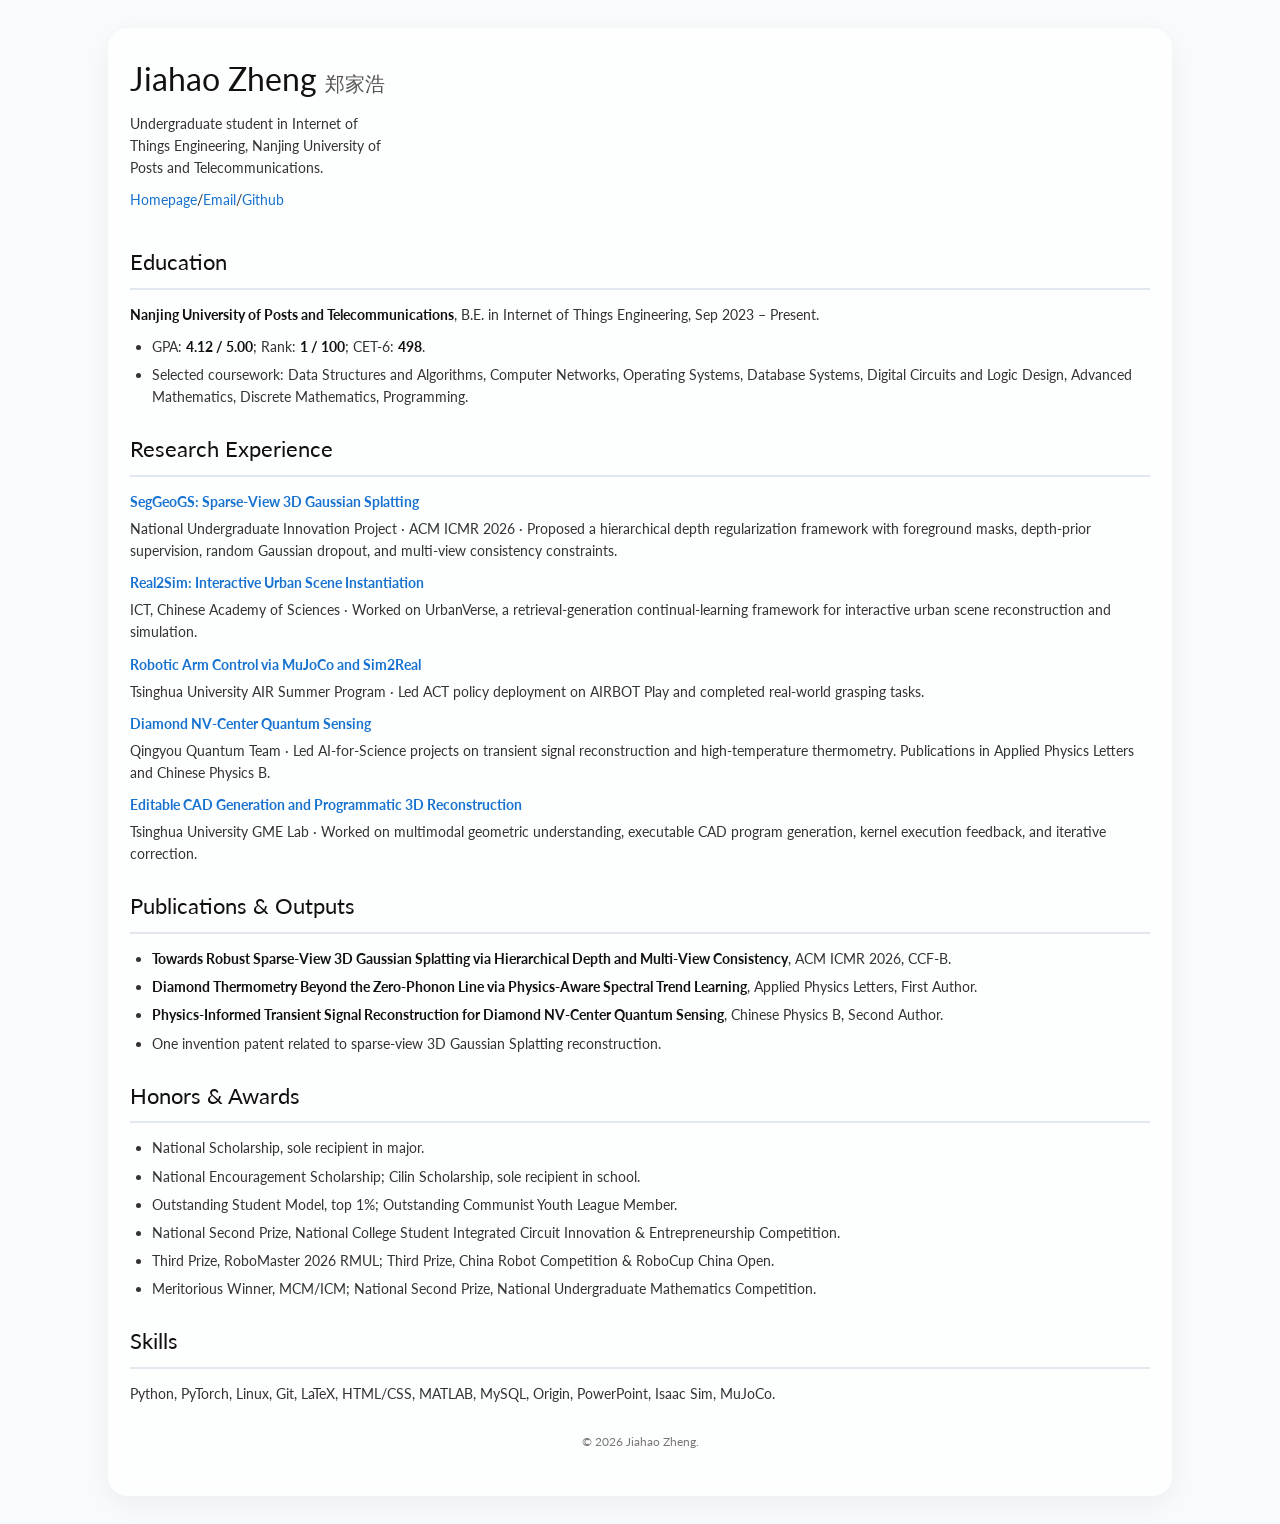
<file: cv.html>
<!DOCTYPE HTML>
<html lang="en">
<head>
  <meta charset="UTF-8">
  <meta name="viewport" content="width=device-width, initial-scale=1.0">
  <title>Jiahao Zheng | CV</title>
  <link rel="stylesheet" href="style.css">
</head>
<body>
  <main class="container">
    <header class="intro">
      <div class="intro-text">
        <h1>Jiahao Zheng <span class="cn">郑家浩</span></h1>
        <p>Undergraduate student in Internet of Things Engineering, Nanjing University of Posts and Telecommunications.</p>
        <p class="links"><a href="index.html">Homepage</a><span>/</span><a href="mailto:jiahaozheng2005@163.com">Email</a><span>/</span><a href="https://github.com/jiahaozheng406" target="_blank" rel="noreferrer">Github</a></p>
      </div>
    </header>

    <section class="section">
      <h2>Education</h2>
      <p><strong>Nanjing University of Posts and Telecommunications</strong>, B.E. in Internet of Things Engineering, Sep 2023 – Present.</p>
      <ul class="bullets"><li>GPA: <strong>4.12 / 5.00</strong>; Rank: <strong>1 / 100</strong>; CET-6: <strong>498</strong>.</li><li>Selected coursework: Data Structures and Algorithms, Computer Networks, Operating Systems, Database Systems, Digital Circuits and Logic Design, Advanced Mathematics, Discrete Mathematics, Programming.</li></ul>
    </section>

    <section class="section">
      <h2>Research Experience</h2>
      <article class="mini-entry"><h3>SegGeoGS: Sparse-View 3D Gaussian Splatting</h3><p>National Undergraduate Innovation Project · ACM ICMR 2026 · Proposed a hierarchical depth regularization framework with foreground masks, depth-prior supervision, random Gaussian dropout, and multi-view consistency constraints.</p></article>
      <article class="mini-entry"><h3>Real2Sim: Interactive Urban Scene Instantiation</h3><p>ICT, Chinese Academy of Sciences · Worked on UrbanVerse, a retrieval-generation continual-learning framework for interactive urban scene reconstruction and simulation.</p></article>
      <article class="mini-entry"><h3>Robotic Arm Control via MuJoCo and Sim2Real</h3><p>Tsinghua University AIR Summer Program · Led ACT policy deployment on AIRBOT Play and completed real-world grasping tasks.</p></article>
      <article class="mini-entry"><h3>Diamond NV-Center Quantum Sensing</h3><p>Qingyou Quantum Team · Led AI-for-Science projects on transient signal reconstruction and high-temperature thermometry. Publications in Applied Physics Letters and Chinese Physics B.</p></article>
      <article class="mini-entry"><h3>Editable CAD Generation and Programmatic 3D Reconstruction</h3><p>Tsinghua University GME Lab · Worked on multimodal geometric understanding, executable CAD program generation, kernel execution feedback, and iterative correction.</p></article>
    </section>

    <section class="section">
      <h2>Publications & Outputs</h2>
      <ul class="bullets"><li><strong>Towards Robust Sparse-View 3D Gaussian Splatting via Hierarchical Depth and Multi-View Consistency</strong>, ACM ICMR 2026, CCF-B.</li><li><strong>Diamond Thermometry Beyond the Zero-Phonon Line via Physics-Aware Spectral Trend Learning</strong>, Applied Physics Letters, First Author.</li><li><strong>Physics-Informed Transient Signal Reconstruction for Diamond NV-Center Quantum Sensing</strong>, Chinese Physics B, Second Author.</li><li>One invention patent related to sparse-view 3D Gaussian Splatting reconstruction.</li></ul>
    </section>

    <section class="section">
      <h2>Honors & Awards</h2>
      <ul class="bullets"><li>National Scholarship, sole recipient in major.</li><li>National Encouragement Scholarship; Cilin Scholarship, sole recipient in school.</li><li>Outstanding Student Model, top 1%; Outstanding Communist Youth League Member.</li><li>National Second Prize, National College Student Integrated Circuit Innovation & Entrepreneurship Competition.</li><li>Third Prize, RoboMaster 2026 RMUL; Third Prize, China Robot Competition & RoboCup China Open.</li><li>Meritorious Winner, MCM/ICM; National Second Prize, National Undergraduate Mathematics Competition.</li></ul>
    </section>

    <section class="section">
      <h2>Skills</h2>
      <p>Python, PyTorch, Linux, Git, LaTeX, HTML/CSS, MATLAB, MySQL, Origin, PowerPoint, Isaac Sim, MuJoCo.</p>
    </section>

    <footer><p>© 2026 Jiahao Zheng.</p></footer>
  </main>
</body>
</html>
</file>
<file: style.css>
@import url('https://fonts.googleapis.com/css2?family=Lato:ital,wght@0,400;0,700;1,400;1,700&display=swap');html{scroll-behavior:smooth;scroll-padding-top:66px}body{margin:0;background:#f8fafc;color:#333;font-family:'Lato',Verdana,Helvetica,sans-serif;font-size:14px;line-height:1.58}a{color:#1772d0;text-decoration:none;transition:color .2s ease}a:hover,a:focus{color:#f09228;text-decoration:none}strong{color:#111;font-weight:700}#tsparticles{position:fixed;inset:0;z-index:0;pointer-events:none}.top-nav{position:sticky;top:0;z-index:5;display:flex;align-items:center;justify-content:center;gap:30px;height:46px;background:rgba(255,255,255,.92);border-bottom:1px solid #e5e7eb;box-shadow:0 1px 5px rgba(15,23,42,.04);backdrop-filter:blur(8px)}.top-nav a{color:#64748b;font-size:16px;font-weight:700;line-height:46px;white-space:nowrap}.top-nav a:hover{color:#f09228}.container{position:relative;z-index:1;width:min(1020px,calc(100% - 32px));margin:28px auto;padding:26px 22px 34px;border-radius:20px;background:rgba(255,255,255,.72);box-shadow:0 8px 26px rgba(15,23,42,.05);transition:box-shadow .28s ease,background .28s ease,transform .28s ease;backdrop-filter:blur(8px)}.container:hover{background:rgba(255,255,255,.82);box-shadow:-28px 0 48px -34px rgba(15,23,42,.34),28px 0 48px -34px rgba(15,23,42,.34),0 20px 60px rgba(15,23,42,.16),0 0 0 1px rgba(226,232,240,.92)}.intro{display:grid;grid-template-columns:260px minmax(0,1fr);gap:28px;align-items:center}.profile{margin:0}.profile img{width:100%;aspect-ratio:3/4;object-fit:cover;object-position:center top;border-radius:18px;box-shadow:0 10px 26px rgba(15,23,42,.18)}.intro-text h1{margin:0 0 8px;font-size:32px;font-weight:400;color:#111;letter-spacing:0}.aka{display:inline-flex;align-items:center;padding:3px 9px;border-radius:999px;background:rgba(23,114,208,.1);color:#1772d0;font-size:15px;font-weight:700;vertical-align:middle}.cn{font-size:20px;color:#555;font-weight:400}.nickname-line{margin:-2px 0 8px;color:#555;font-size:13px;font-style:italic}.title-line{margin:0 0 10px;color:#555;font-size:14px;font-weight:700}.intro-points{margin:0 0 14px;padding-left:20px}.intro-points li{margin:4px 0}.social-icons{display:flex;align-items:center;gap:16px;margin:16px 0 4px}.social-icons a{display:inline-flex;align-items:center;justify-content:center;width:33px;height:33px;color:#000;background:transparent;border:0;border-radius:8px;transition:transform .18s ease,color .18s ease,box-shadow .18s ease,background .18s ease}.social-icons a:hover{color:#111;background:rgba(255,255,255,.72);transform:translateY(-2px);box-shadow:0 8px 18px rgba(15,23,42,.12)}.social-icons svg{width:31px;height:31px;fill:currentColor}.nickname-explain{padding:9px 12px;border-left:3px solid #1772d0;background:rgba(23,114,208,.06);border-radius:10px}.research-mainline{margin-top:16px;padding:14px 14px 16px;border:1px solid rgba(23,114,208,.18);border-radius:16px;background:linear-gradient(135deg,rgba(219,234,254,.72),rgba(255,255,255,.68));box-shadow:0 6px 18px rgba(15,23,42,.05)}.mainline-title{margin-bottom:10px;color:#111;font-size:15px;font-weight:700;letter-spacing:.02em}.mainline-flow{display:flex;align-items:stretch;gap:8px}.mainline-step{flex:1;min-width:0;padding:10px 9px;border-radius:13px;background:rgba(255,255,255,.78);border:1px solid rgba(191,219,254,.9);transition:transform .2s ease,box-shadow .2s ease}.mainline-step:hover{transform:translateY(-2px);box-shadow:0 8px 18px rgba(23,114,208,.12)}.mainline-step span{display:inline-flex;align-items:center;justify-content:center;width:24px;height:24px;margin-bottom:6px;border-radius:999px;background:#1772d0;color:#fff;font-size:11px;font-weight:700}.mainline-step strong{display:block;color:#111;font-size:13px;line-height:1.25}.mainline-step em{display:block;margin-top:4px;color:#555;font-size:11.5px;line-height:1.35}.mainline-arrow{display:flex;align-items:center;justify-content:center;color:#1772d0;font-size:22px;font-weight:700}.section{margin-top:24px}.section-note{margin-top:-6px;color:#555}h2{margin:0 0 14px;padding-bottom:8px;border-bottom:2px solid #e2e8f0;color:#111;font-size:22px;font-weight:400;letter-spacing:0}h3{margin:0 0 5px;color:#1772d0;font-size:14px;font-weight:700}p{margin:0 0 10px}.news-list,.bullets{margin:0;padding-left:22px}.news-list li,.bullets li{margin:6px 0}.news-list span{display:inline-block;min-width:72px;color:#111;font-weight:700}.entry,.pub-entry{display:grid;gap:18px;align-items:center;margin:14px 0;padding:10px;border-radius:16px;background:rgba(255,255,255,.36);border:1px solid rgba(226,232,240,.58);box-shadow:0 4px 16px rgba(15,23,42,.04);transition:box-shadow .28s ease,transform .28s ease,background .28s ease}.entry{grid-template-columns:160px minmax(0,1fr)}.pub-entry{grid-template-columns:260px minmax(0,1fr);align-items:stretch;padding:12px}.entry:hover,.pub-entry:hover,.interest-card:hover{background:#fff;transform:translateY(-3px);box-shadow:0 12px 30px -6px rgba(15,23,42,.16),0 6px 16px rgba(15,23,42,.08)}.thumb{display:flex;align-items:center;justify-content:center;min-height:100px;border-radius:14px;border:1px solid rgba(191,219,254,.9);color:#fff;font-weight:700;text-transform:uppercase;overflow:hidden;position:relative;background:linear-gradient(135deg,rgba(96,165,250,.18),rgba(167,139,250,.18));font-size:14px;letter-spacing:.04em}.thumb span{position:relative;z-index:2;padding:6px 10px;border-radius:999px;background:rgba(0,0,0,.42);backdrop-filter:blur(4px)}.thumb-img:before{content:'';position:absolute;inset:0;background-size:cover;background-position:center;filter:saturate(1.25);transform:scale(1.02);transition:transform .28s ease}.thumb-img:after{content:'';position:absolute;inset:0;background:linear-gradient(135deg,rgba(15,23,42,.48),rgba(23,114,208,.18))}.entry:hover .thumb-img:before{transform:scale(1.08)}.real2sim:before{background-image:url('https://www.dell.com/wp-uploads/2024/08/iStock-2150146396-640x360.jpg')}.robot:before{background-image:url('https://al-robot.com/cdn/shop/files/al-robots-apps-medical-expanded.jpg?v=1720043624&width=2000')}.cad:before{background-image:url('https://media.licdn.com/dms/image/v2/D5612AQH6-2xRTw6BJw/article-cover_image-shrink_720_1280/B56ZnjsOC6KIAI-/0/1760461650282?e=2147483647&t=oYaxxkW2eA_KtL46XYm4yL84DBtCnda3p5QMw6iWtmw&v=beta')}.pub-visual{position:relative;min-height:165px;border-radius:14px;overflow:hidden;border:1px solid rgba(191,219,254,.9);background:linear-gradient(135deg,#dbeafe,#ede9fe)}.pub-visual img{width:100%;height:100%;min-height:165px;object-fit:cover;display:block;filter:saturate(1.18) contrast(1.04);transition:transform .35s ease}.pub-entry:hover .pub-visual img{transform:scale(1.06)}.pub-visual:after{content:'';position:absolute;inset:0;background:linear-gradient(180deg,rgba(0,0,0,.08),rgba(0,0,0,.54))}.pub-tag{position:absolute;left:14px;right:14px;bottom:12px;z-index:2;color:#fff;text-shadow:0 2px 12px rgba(0,0,0,.45)}.pub-tag span{display:block;font-size:20px;font-weight:700;letter-spacing:.02em}.pub-tag small{display:block;margin-top:4px;font-size:12px;font-weight:700;opacity:.92}.entry-body,.pub-body{min-width:0}.pub-body h3{font-size:16px;line-height:1.35;margin-bottom:6px}.authors{color:#333}.venue,.meta{color:#555;font-size:14px}.pub-desc{color:#333;line-height:1.55;margin:8px 0 8px}.pub-links a{font-weight:700}.role{color:#333;font-size:14px;font-weight:700;margin-bottom:4px}.entry-links{margin-bottom:0}.interest-card{display:grid;grid-template-columns:240px minmax(0,1fr);gap:22px;align-items:center;margin:14px 0;padding:14px;border-radius:16px;background:rgba(255,255,255,.36);border:1px solid rgba(226,232,240,.58);box-shadow:0 4px 16px rgba(15,23,42,.04);transition:box-shadow .28s ease,transform .28s ease,background .28s ease}.interest-photo{height:230px;border-radius:16px;overflow:hidden;box-shadow:0 10px 24px rgba(15,23,42,.16)}.interest-photo img{width:100%;height:100%;object-fit:cover;display:block}.interest-body h3{font-size:17px;margin-bottom:8px}.interest-tags{display:flex;flex-wrap:wrap;gap:8px;margin-top:8px}.interest-tags span{display:inline-flex;padding:4px 10px;border-radius:999px;background:rgba(23,114,208,.10);border:1px solid rgba(23,114,208,.18);color:#1772d0;font-size:12px;font-weight:700}footer{margin-top:28px;text-align:center;color:#777;font-size:12px}@media(max-width:980px){.top-nav{justify-content:flex-start;overflow-x:auto;gap:24px;padding:0 18px}.top-nav a{font-size:15px}}@media(max-width:820px){.container{width:calc(100% - 20px);margin:14px auto;padding:18px 14px 28px;border-radius:16px}.intro{grid-template-columns:1fr}.profile{max-width:280px}.entry,.pub-entry,.interest-card{grid-template-columns:1fr}.thumb{min-height:96px}.pub-visual{min-height:135px}.pub-visual img{min-height:135px}.intro-text h1{font-size:32px}.interest-photo{height:260px}.mainline-flow{flex-direction:column}.mainline-arrow{height:16px;transform:rotate(90deg)}}
</file>
